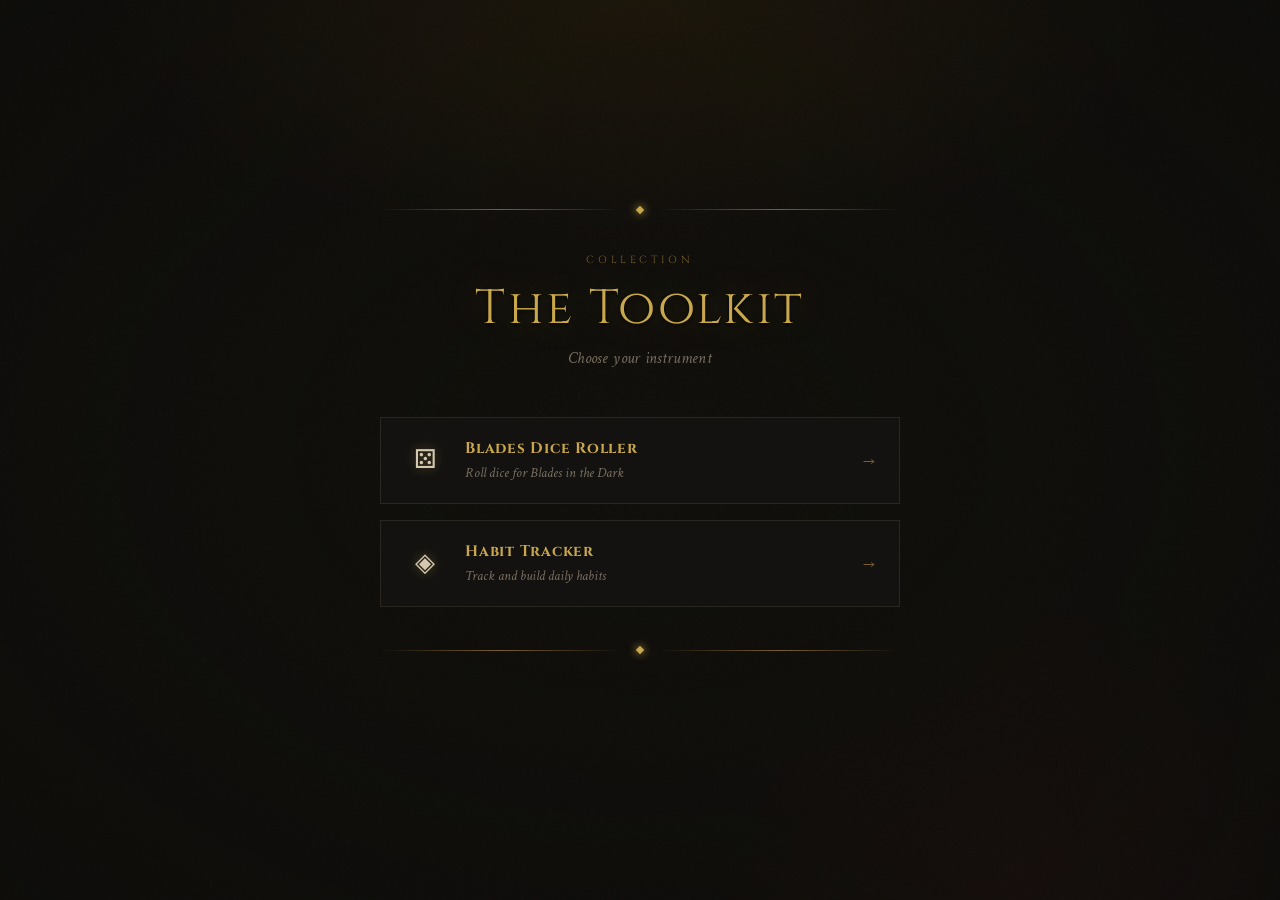
<file: index.html>
<!DOCTYPE html>
<html lang="en">
<head>
  <meta charset="UTF-8" />
  <meta name="viewport" content="width=device-width, initial-scale=1.0" />
  <title>Tools</title>
  <link href="https://fonts.googleapis.com/css2?family=Cinzel:wght@400;700&family=Crimson+Text:ital,wght@0,400;0,600;1,400&display=swap" rel="stylesheet" />
  <style>
    *, *::before, *::after { box-sizing: border-box; margin: 0; padding: 0; }

    :root {
      --bg: #0d0c0a;
      --surface: #131210;
      --border: #2a2620;
      --border-glow: #5a4a2a;
      --gold: #c9a84c;
      --gold-dim: #7a6030;
      --gold-bright: #e8c96a;
      --text: #d4c9b0;
      --text-dim: #7a7060;
      --red: #8b2020;
      --red-glow: #c03030;
    }

    body {
      background: var(--bg);
      color: var(--text);
      font-family: 'Crimson Text', Georgia, serif;
      min-height: 100vh;
      display: flex;
      flex-direction: column;
      align-items: center;
      justify-content: center;
      padding: 2rem;
      overflow: hidden;
      position: relative;
    }

    /* Atmospheric background */
    body::before {
      content: '';
      position: fixed;
      inset: 0;
      background:
        radial-gradient(ellipse 60% 40% at 50% 0%, rgba(90, 60, 10, 0.18) 0%, transparent 70%),
        radial-gradient(ellipse 40% 60% at 80% 100%, rgba(60, 20, 20, 0.15) 0%, transparent 60%),
        radial-gradient(ellipse 80% 80% at 50% 50%, rgba(20, 18, 12, 0.5) 0%, transparent 100%);
      pointer-events: none;
      z-index: 0;
    }

    /* Noise grain overlay */
    body::after {
      content: '';
      position: fixed;
      inset: 0;
      background-image: url("data:image/svg+xml,%3Csvg viewBox='0 0 256 256' xmlns='http://www.w3.org/2000/svg'%3E%3Cfilter id='noise'%3E%3CfeTurbulence type='fractalNoise' baseFrequency='0.9' numOctaves='4' stitchTiles='stitch'/%3E%3C/filter%3E%3Crect width='100%25' height='100%25' filter='url(%23noise)' opacity='0.04'/%3E%3C/svg%3E");
      opacity: 0.35;
      pointer-events: none;
      z-index: 0;
    }

    .container {
      position: relative;
      z-index: 1;
      width: 100%;
      max-width: 520px;
      text-align: center;
    }

    /* Decorative top rule */
    .rule {
      display: flex;
      align-items: center;
      gap: 1rem;
      margin-bottom: 2.5rem;
      opacity: 0;
      animation: fadeUp 0.8s ease forwards;
    }
    .rule-line {
      flex: 1;
      height: 1px;
      background: linear-gradient(90deg, transparent, var(--gold-dim), transparent);
    }
    .rule-diamond {
      width: 6px;
      height: 6px;
      background: var(--gold);
      transform: rotate(45deg);
      box-shadow: 0 0 8px var(--gold);
    }

    header {
      margin-bottom: 3rem;
      opacity: 0;
      animation: fadeUp 0.8s ease 0.1s forwards;
    }

    .eyebrow {
      font-family: 'Cinzel', serif;
      font-size: 0.65rem;
      letter-spacing: 0.35em;
      text-transform: uppercase;
      color: var(--gold-dim);
      margin-bottom: 1rem;
    }

    h1 {
      font-family: 'Cinzel', serif;
      font-size: clamp(2rem, 6vw, 3rem);
      font-weight: 400;
      color: var(--gold);
      text-shadow: 0 0 40px rgba(201, 168, 76, 0.3), 0 2px 4px rgba(0,0,0,0.8);
      line-height: 1.1;
      letter-spacing: 0.05em;
    }

    .subtitle {
      margin-top: 0.75rem;
      font-size: 1rem;
      color: var(--text-dim);
      font-style: italic;
      letter-spacing: 0.02em;
    }

    /* Tool cards */
    .tools {
      display: flex;
      flex-direction: column;
      gap: 1rem;
    }

    .tool-link {
      display: flex;
      align-items: center;
      gap: 1.25rem;
      padding: 1.25rem 1.5rem;
      background: var(--surface);
      border: 1px solid var(--border);
      text-decoration: none;
      color: var(--text);
      position: relative;
      overflow: hidden;
      transition: border-color 0.3s, box-shadow 0.3s;
      opacity: 0;
    }

    .tool-link:nth-child(1) { animation: fadeUp 0.7s ease 0.25s forwards; }
    .tool-link:nth-child(2) { animation: fadeUp 0.7s ease 0.38s forwards; }

    .tool-link::before {
      content: '';
      position: absolute;
      inset: 0;
      background: linear-gradient(135deg, rgba(201, 168, 76, 0.04) 0%, transparent 60%);
      opacity: 0;
      transition: opacity 0.3s;
    }

    .tool-link::after {
      content: '';
      position: absolute;
      left: 0;
      top: 0;
      bottom: 0;
      width: 2px;
      background: var(--gold);
      transform: scaleY(0);
      transform-origin: bottom;
      transition: transform 0.3s ease;
      box-shadow: 0 0 12px var(--gold);
    }

    .tool-link:hover {
      border-color: var(--border-glow);
      box-shadow: 0 0 30px rgba(201, 168, 76, 0.08), inset 0 0 20px rgba(201, 168, 76, 0.03);
    }

    .tool-link:hover::before { opacity: 1; }
    .tool-link:hover::after { transform: scaleY(1); }

    .tool-icon {
      font-size: 1.6rem;
      width: 2.5rem;
      text-align: center;
      flex-shrink: 0;
      filter: drop-shadow(0 0 6px rgba(201,168,76,0.4));
      transition: filter 0.3s, transform 0.3s;
    }

    .tool-link:hover .tool-icon {
      filter: drop-shadow(0 0 10px rgba(201,168,76,0.7));
      transform: scale(1.1);
    }

    .tool-info {
      text-align: left;
      flex: 1;
    }

    .tool-name {
      font-family: 'Cinzel', serif;
      font-size: 0.95rem;
      font-weight: 700;
      color: var(--gold);
      letter-spacing: 0.05em;
      display: block;
      margin-bottom: 0.2rem;
      transition: color 0.3s;
    }

    .tool-link:hover .tool-name { color: var(--gold-bright); }

    .tool-desc {
      font-size: 0.85rem;
      color: var(--text-dim);
      font-style: italic;
    }

    .tool-arrow {
      color: var(--gold-dim);
      font-size: 1rem;
      transition: color 0.3s, transform 0.3s;
      flex-shrink: 0;
    }

    .tool-link:hover .tool-arrow {
      color: var(--gold);
      transform: translateX(4px);
    }

    /* Bottom rule */
    .rule-bottom {
      margin-top: 2.5rem;
      opacity: 0;
      animation: fadeUp 0.8s ease 0.5s forwards;
    }

    @keyframes fadeUp {
      from { opacity: 0; transform: translateY(16px); }
      to   { opacity: 1; transform: translateY(0); }
    }
  </style>
</head>
<body>
  <div class="container">
    <div class="rule">
      <div class="rule-line"></div>
      <div class="rule-diamond"></div>
      <div class="rule-line"></div>
    </div>

    <header>
      <p class="eyebrow">Collection</p>
      <h1>The Toolkit</h1>
      <p class="subtitle">Choose your instrument</p>
    </header>

    <nav class="tools">
      <a href="blades-dice-roller.html" class="tool-link">
        <span class="tool-icon">⚄</span>
        <div class="tool-info">
          <span class="tool-name">Blades Dice Roller</span>
          <span class="tool-desc">Roll dice for Blades in the Dark</span>
        </div>
        <span class="tool-arrow">→</span>
      </a>

      <a href="habit-tracker.html" class="tool-link">
        <span class="tool-icon">◈</span>
        <div class="tool-info">
          <span class="tool-name">Habit Tracker</span>
          <span class="tool-desc">Track and build daily habits</span>
        </div>
        <span class="tool-arrow">→</span>
      </a>
    </nav>

    <div class="rule rule-bottom">
      <div class="rule-line"></div>
      <div class="rule-diamond"></div>
      <div class="rule-line"></div>
    </div>
  </div>
</body>
</html>
</file>
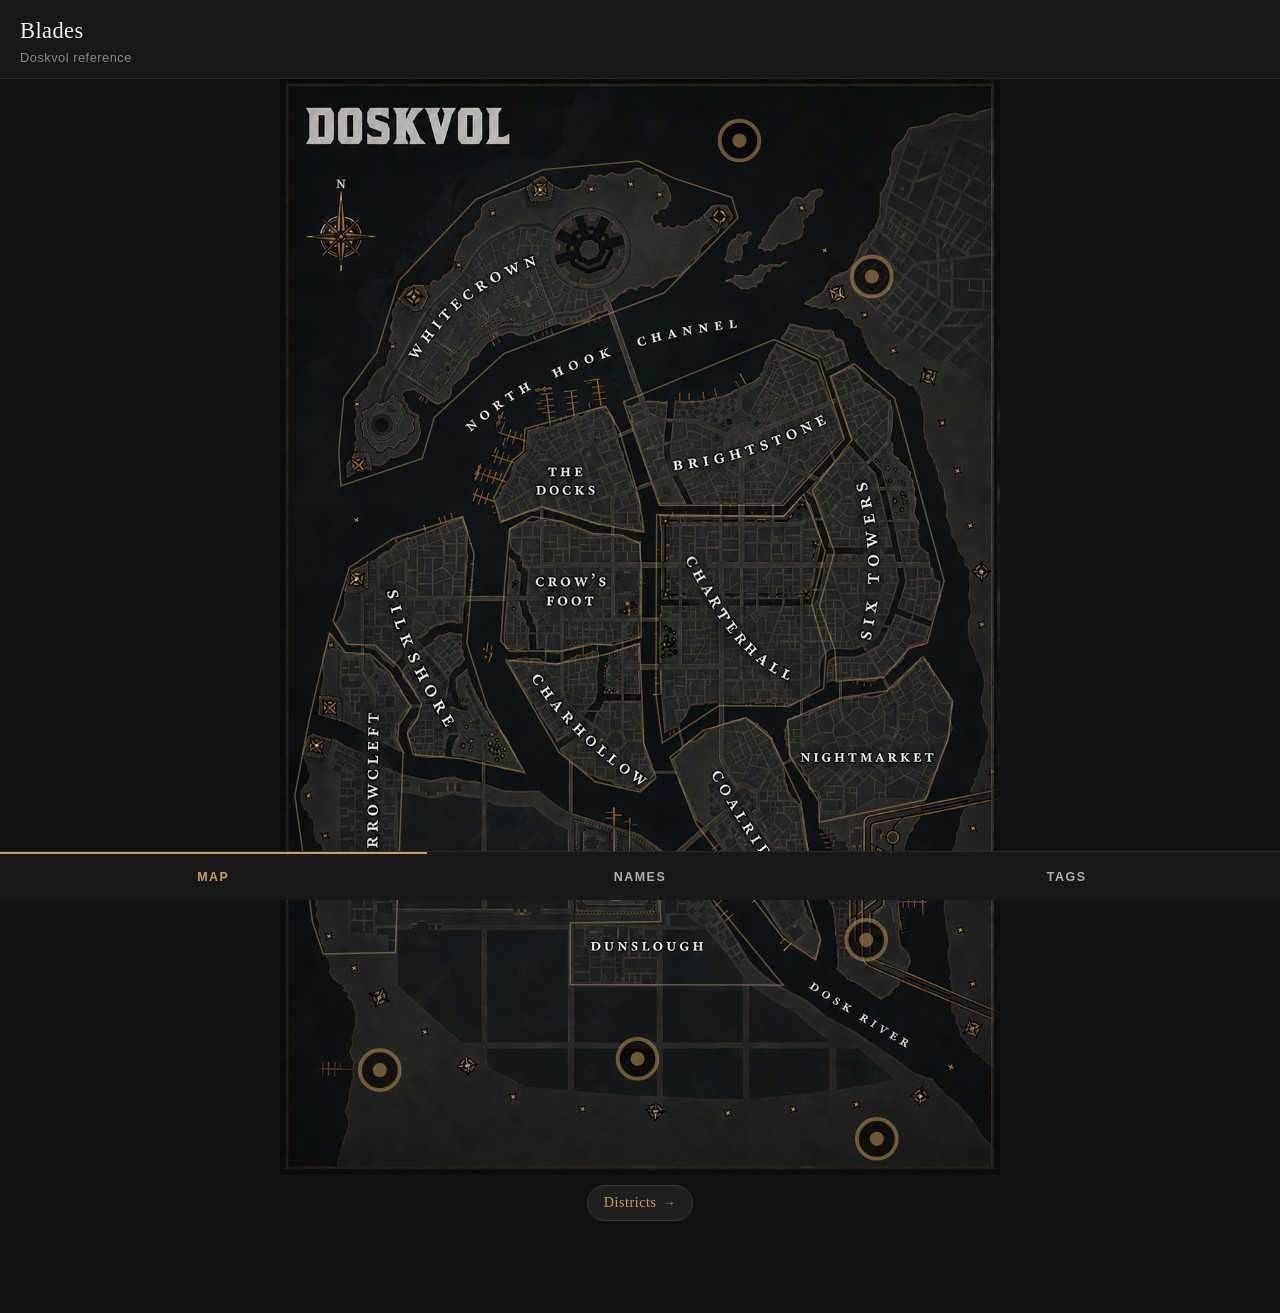
<file: blades/index.html>
<!DOCTYPE html>
<html lang="en">
<head>
<meta charset="utf-8">
<meta name="viewport" content="width=device-width, initial-scale=1, viewport-fit=cover">
<meta name="theme-color" content="#111111">
<title>Blades — Doskvol Reference</title>
<link rel="icon" type="image/png" href="data/icon.png">
<link rel="apple-touch-icon" href="data/icon.png">
<link rel="stylesheet" href="styles.css">
</head>
<body>
<header class="app-header">
  <h1><a href="#/">Blades</a></h1>
  <p class="subtitle">Doskvol reference</p>
</header>
<main id="app"></main>
<nav class="bottom-nav" aria-label="Primary">
  <a href="#/" class="nav-item" data-route="map">Map</a>
  <a href="#/name" class="nav-item" data-route="name">Names</a>
  <a href="#/tags" class="nav-item" data-route="tags">Tags</a>
</nav>
<script src="app.js"></script>
</body>
</html>
</file>
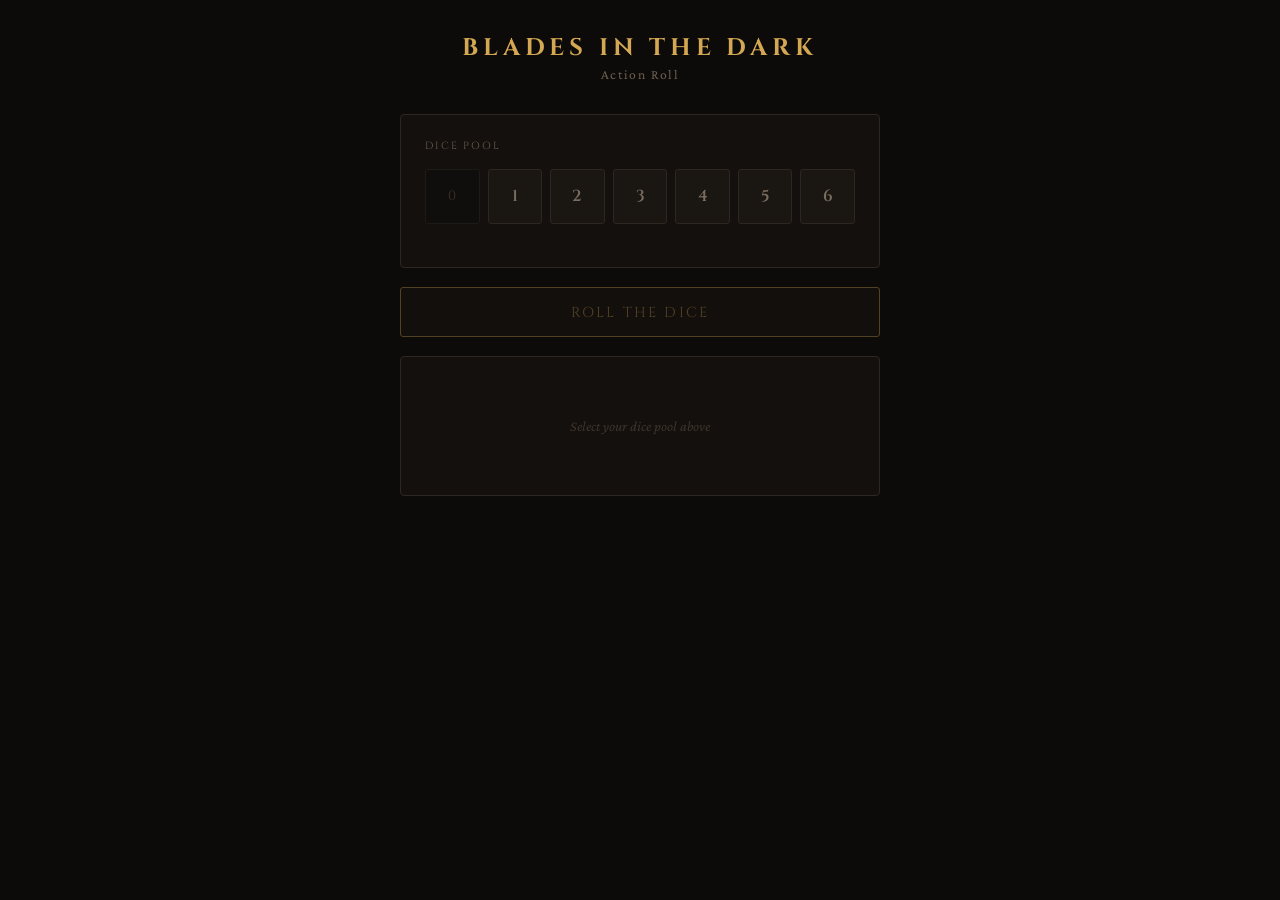
<file: blades-dice-roller.html>
<!DOCTYPE html>
<html lang="en">
<head>
<meta charset="UTF-8">
<meta name="viewport" content="width=device-width, initial-scale=1.0">
<title>Blades in the Dark — Dice Roller</title>
<link rel="preconnect" href="https://fonts.googleapis.com">
<link href="https://fonts.googleapis.com/css2?family=Cinzel:wght@400;600;700&family=Crimson+Pro:ital,wght@0,300;0,400;1,300&display=swap" rel="stylesheet">
<style>
  * { box-sizing: border-box; margin: 0; padding: 0; }

  body {
    background: #0d0b0a;
    color: #c9b99a;
    font-family: 'Crimson Pro', Georgia, serif;
    min-height: 100vh;
    display: flex;
    flex-direction: column;
    align-items: center;
    padding: 2rem 1rem 3rem;
  }

  h1 {
    font-family: 'Cinzel', serif;
    font-size: 1.5rem;
    font-weight: 700;
    letter-spacing: 0.2em;
    color: #d4a853;
    text-transform: uppercase;
    margin-bottom: 0.2rem;
    text-align: center;
  }

  .subtitle {
    font-size: 0.85rem;
    color: #6b5f4e;
    letter-spacing: 0.1em;
    text-align: center;
    margin-bottom: 2rem;
  }

  .panel {
    background: #13100e;
    border: 1px solid #2e2620;
    border-radius: 4px;
    width: 100%;
    max-width: 480px;
    padding: 1.5rem;
    margin-bottom: 1.2rem;
  }

  .section-label {
    font-family: 'Cinzel', serif;
    font-size: 0.65rem;
    letter-spacing: 0.18em;
    color: #6b5f4e;
    text-transform: uppercase;
    margin-bottom: 1rem;
  }

  .dice-grid {
    display: grid;
    grid-template-columns: repeat(7, 1fr);
    gap: 8px;
    margin-bottom: 0.5rem;
  }

  .dice-btn, .zero-btn {
    aspect-ratio: 1;
    border-radius: 3px;
    font-family: 'Cinzel', serif;
    cursor: pointer;
    display: flex;
    align-items: center;
    justify-content: center;
    transition: all 0.15s ease;
    -webkit-tap-highlight-color: transparent;
  }

  .dice-btn {
    background: #1a1612;
    border: 1px solid #2e2620;
    color: #7a6d5e;
    font-size: 1rem;
    font-weight: 600;
  }

  .dice-btn:hover, .dice-btn:focus {
    border-color: #d4a853;
    color: #d4a853;
    background: #1e1a14;
    outline: none;
  }

  .dice-btn.selected {
    background: #2a1f0d;
    border-color: #d4a853;
    color: #d4a853;
    box-shadow: 0 0 8px rgba(212,168,83,0.2);
  }

  .zero-btn {
    background: #100e0c;
    border: 1px solid #1e1a15;
    color: #3d342a;
    font-size: 0.85rem;
  }

  .zero-btn:hover, .zero-btn:focus { color: #8b6f45; border-color: #3d342a; outline: none; }
  .zero-btn.selected { color: #8b6f45; border-color: #4a3d2a; background: #181410; }

  .roll-btn {
    width: 100%;
    max-width: 480px;
    padding: 0.9rem;
    background: #1e1710;
    border: 1px solid #d4a853;
    color: #d4a853;
    font-family: 'Cinzel', serif;
    font-size: 0.9rem;
    letter-spacing: 0.15em;
    text-transform: uppercase;
    cursor: pointer;
    border-radius: 3px;
    transition: all 0.2s ease;
    margin-bottom: 1.2rem;
    -webkit-tap-highlight-color: transparent;
  }

  .roll-btn:hover:not(:disabled), .roll-btn:focus:not(:disabled) {
    background: #2a1f0d;
    box-shadow: 0 0 16px rgba(212,168,83,0.25);
    outline: none;
  }

  .roll-btn:disabled { opacity: 0.35; cursor: not-allowed; }
  .roll-btn:active:not(:disabled) { transform: scale(0.98); }

  .result-panel {
    background: #13100e;
    border: 1px solid #2e2620;
    border-radius: 4px;
    width: 100%;
    max-width: 480px;
    padding: 1.5rem;
    min-height: 140px;
    display: flex;
    flex-direction: column;
    align-items: center;
    justify-content: center;
  }

  .dice-results {
    display: flex;
    flex-wrap: wrap;
    gap: 8px;
    justify-content: center;
    margin-bottom: 1rem;
  }

  .die-face {
    width: 52px;
    height: 52px;
    border-radius: 6px;
    display: flex;
    align-items: center;
    justify-content: center;
    font-family: 'Cinzel', serif;
    font-size: 1.3rem;
    font-weight: 700;
    border: 1px solid #2e2620;
    background: #1a1612;
    color: #5a5047;
    animation: rollIn 0.35s ease forwards;
    opacity: 0;
  }

  .die-face.value-6 {
    background: #1f2a0f;
    border-color: #4a7c20;
    color: #7dc832;
    box-shadow: 0 0 10px rgba(125,200,50,0.2);
  }

  .die-face.value-5, .die-face.value-4 {
    background: #2a1f0d;
    border-color: #7a5820;
    color: #d4a853;
  }

  .die-face.value-3, .die-face.value-2, .die-face.value-1 {
    background: #1a0f0f;
    border-color: #4a1f1f;
    color: #8b3333;
  }

  .die-face.highlight {
    box-shadow: 0 0 14px rgba(125,200,50,0.4);
    transform: scale(1.08);
    border-width: 2px;
  }

  .die-face.highlight.value-4, .die-face.highlight.value-5 {
    box-shadow: 0 0 14px rgba(212,168,83,0.4);
  }

  .die-face.highlight.value-1,
  .die-face.highlight.value-2,
  .die-face.highlight.value-3 {
    box-shadow: 0 0 14px rgba(139,51,51,0.4);
  }

  @keyframes rollIn {
    from { opacity: 0; transform: translateY(-10px); }
    to   { opacity: 1; transform: translateY(0); }
  }

  .outcome-label {
    font-family: 'Cinzel', serif;
    font-size: 1.1rem;
    font-weight: 700;
    letter-spacing: 0.1em;
    margin-bottom: 0.35rem;
    text-align: center;
  }

  .outcome-crit    { color: #a8e03a; }
  .outcome-success { color: #d4a853; }
  .outcome-partial { color: #d4853a; }
  .outcome-fail    { color: #8b3333; }

  .outcome-desc {
    font-size: 0.95rem;
    color: #6b5f4e;
    font-style: italic;
    text-align: center;
    line-height: 1.5;
  }

  .empty-state {
    color: #3d342a;
    font-style: italic;
    font-size: 0.9rem;
    text-align: center;
  }

  .chance-note {
    font-size: 0.7rem;
    color: #4a3d2a;
    letter-spacing: 0.08em;
    text-align: center;
    margin-top: 0.5rem;
    font-family: 'Cinzel', serif;
    min-height: 1em;
  }
</style>
</head>
<body>

<h1>Blades in the Dark</h1>
<div class="subtitle">Action Roll</div>

<div class="panel">
  <div class="section-label">Dice Pool</div>
  <div class="dice-grid" id="diceGrid"></div>
  <div class="chance-note" id="chanceNote"></div>
</div>

<button class="roll-btn" id="rollBtn" disabled onclick="roll()">Roll the Dice</button>

<div class="result-panel" id="resultPanel">
  <div class="empty-state">Select your dice pool above</div>
</div>

<script>
  let selected = null;

  const outcomes = {
    crit:    { label: 'Critical Success', cls: 'outcome-crit',    desc: 'You do it with exceptional effect. Take a bonus.' },
    success: { label: 'Full Success',     cls: 'outcome-success', desc: 'You do it. Clean and simple.' },
    partial: { label: 'Partial Success',  cls: 'outcome-partial', desc: 'You do it, but there\'s a complication or reduced effect.' },
    fail:    { label: 'Bad Outcome',      cls: 'outcome-fail',    desc: 'Things go wrong. Brace for consequences.' }
  };

  function select(n) {
    selected = n;
    document.querySelectorAll('.dice-btn, .zero-btn').forEach(b => b.classList.remove('selected'));
    document.getElementById('btn-' + n).classList.add('selected');
    document.getElementById('rollBtn').disabled = false;
    const note = document.getElementById('chanceNote');
    if (n === 0) note.textContent = 'Rolling 2d6, keeping lowest';
    else if (n === 1) note.textContent = 'Rolling 1 die — no comparison';
    else note.textContent = 'Keeping highest of ' + n + 'd6';
    document.getElementById('resultPanel').innerHTML = '<div class="empty-state">Ready — roll when you dare</div>';
  }

  function getResult(value) {
    if (value === 6) return 'success';
    if (value >= 4) return 'partial';
    return 'fail';
  }

  function renderDice(rolls, highlightIdx) {
    return rolls.map((r, i) => {
      let cls = 'die-face value-' + r;
      if (i === highlightIdx) cls += ' highlight';
      return `<div class="${cls}" style="animation-delay:${i * 80}ms">${r}</div>`;
    }).join('');
  }

  function renderOutcome(key) {
    const o = outcomes[key];
    return `<div class="outcome-label ${o.cls}">${o.label}</div><div class="outcome-desc">${o.desc}</div>`;
  }

  function roll() {
    if (selected === null) return;
    const panel = document.getElementById('resultPanel');

    if (selected === 0) {
      const d1 = Math.ceil(Math.random() * 6);
      const d2 = Math.ceil(Math.random() * 6);
      const lowest = Math.min(d1, d2);
      const lowestIdx = d1 <= d2 ? 0 : 1;
      const result = getResult(lowest);
      panel.innerHTML =
        '<div class="dice-results">' + renderDice([d1, d2], lowestIdx) + '</div>' +
        renderOutcome(result);
    } else {
      const rolls = Array.from({ length: selected }, () => Math.ceil(Math.random() * 6));
      const max = Math.max(...rolls);
      const highestIdx = rolls.lastIndexOf(max);
      const sixCount = rolls.filter(r => r === 6).length;
      const isCrit = selected > 1 && sixCount >= 2;
      const result = isCrit ? 'crit' : getResult(max);
      panel.innerHTML =
        '<div class="dice-results">' + renderDice(rolls, highestIdx) + '</div>' +
        renderOutcome(result);
    }
  }

  // Build dice grid
  const grid = document.getElementById('diceGrid');

  const zeroBtn = document.createElement('button');
  zeroBtn.className = 'zero-btn';
  zeroBtn.id = 'btn-0';
  zeroBtn.textContent = '0';
  zeroBtn.setAttribute('aria-label', 'Zero dice — roll 2, keep lowest');
  zeroBtn.onclick = () => select(0);
  grid.appendChild(zeroBtn);

  for (let i = 1; i <= 6; i++) {
    const btn = document.createElement('button');
    btn.className = 'dice-btn';
    btn.id = 'btn-' + i;
    btn.textContent = i;
    btn.setAttribute('aria-label', i + ' dice');
    btn.onclick = () => select(i);
    grid.appendChild(btn);
  }
</script>
</body>
</html>
</file>
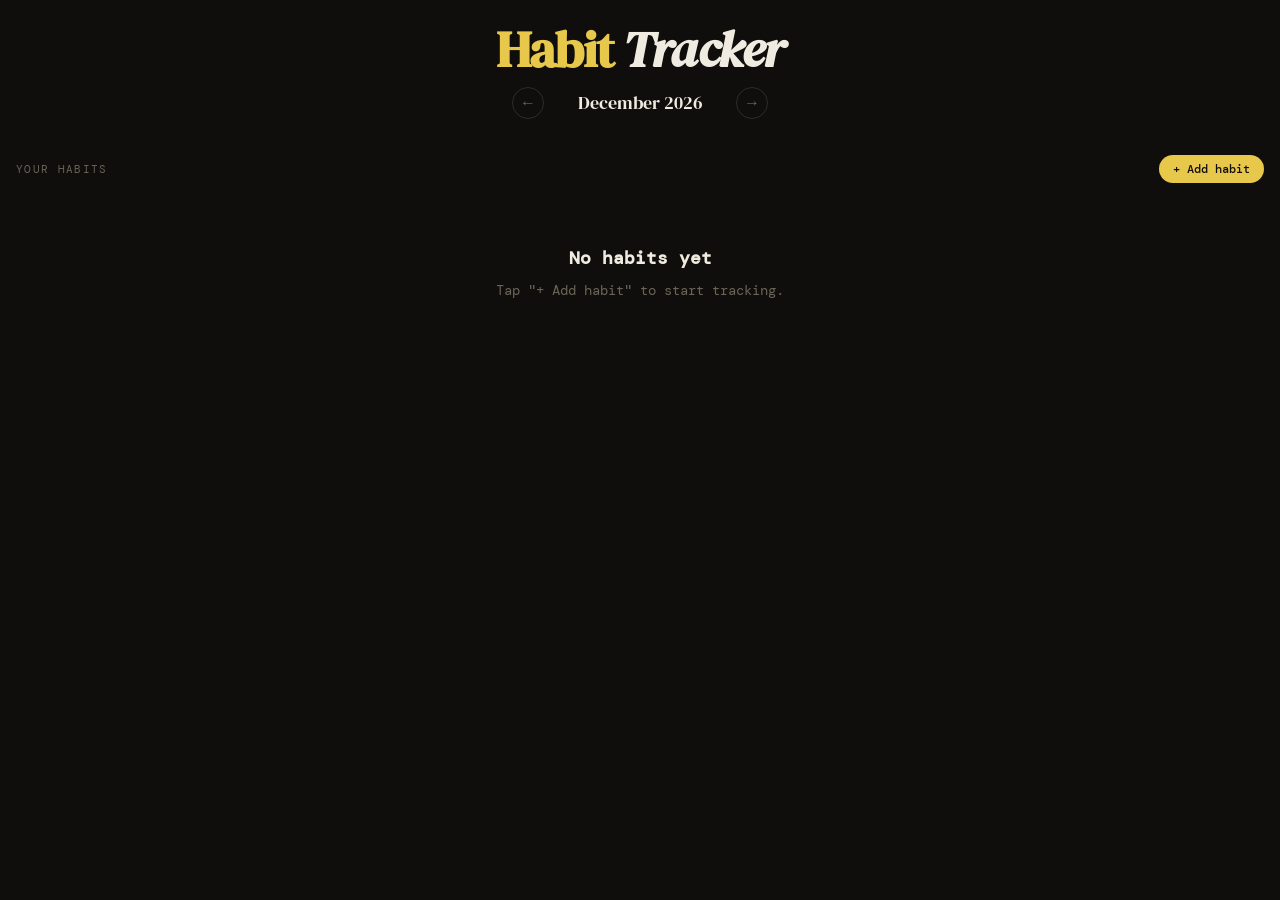
<file: habit-tracker.html>
<!DOCTYPE html>
<html lang="en">
<head>
<meta charset="UTF-8">
<meta name="viewport" content="width=device-width, initial-scale=1.0">
<title>Habit Tracker</title>
<style>
  @import url('https://fonts.googleapis.com/css2?family=DM+Serif+Display:ital@0;1&family=DM+Mono:wght@400;500&display=swap');

  :root {
    --bg: #0f0e0c;
    --surface: #1a1915;
    --border: #2e2c27;
    --accent: #e8c84a;
    --accent2: #7ecfa4;
    --text: #f0ebe0;
    --muted: #6b6557;
    --checked-bg: #1e2b22;
  }

  * { box-sizing: border-box; margin: 0; padding: 0; }

  body {
    background: var(--bg);
    color: var(--text);
    font-family: 'DM Mono', monospace;
    min-height: 100vh;
    padding: 24px 16px 60px;
  }

  header {
    text-align: center;
    margin-bottom: 36px;
  }

  header h1 {
    font-family: 'DM Serif Display', serif;
    font-size: clamp(2rem, 8vw, 3.2rem);
    color: var(--accent);
    letter-spacing: -1px;
    line-height: 1;
  }

  header h1 em {
    font-style: italic;
    color: var(--text);
  }

  .month-nav {
    display: flex;
    align-items: center;
    justify-content: center;
    gap: 16px;
    margin-top: 12px;
  }

  .month-nav button {
    background: none;
    border: 1px solid var(--border);
    color: var(--muted);
    width: 32px; height: 32px;
    border-radius: 50%;
    cursor: pointer;
    font-size: 1rem;
    transition: all 0.15s;
    display: flex; align-items: center; justify-content: center;
  }
  .month-nav button:hover { border-color: var(--accent); color: var(--accent); }

  #month-label {
    font-family: 'DM Serif Display', serif;
    font-size: 1.1rem;
    color: var(--text);
    min-width: 160px;
    text-align: center;
  }

  .habits-header {
    display: flex;
    align-items: center;
    justify-content: space-between;
    margin-bottom: 12px;
  }

  .habits-header span {
    font-size: 0.7rem;
    letter-spacing: 0.12em;
    color: var(--muted);
    text-transform: uppercase;
  }

  #add-btn {
    background: var(--accent);
    color: var(--bg);
    border: none;
    padding: 6px 14px;
    border-radius: 20px;
    font-family: 'DM Mono', monospace;
    font-size: 0.75rem;
    font-weight: 500;
    cursor: pointer;
    transition: opacity 0.15s;
  }
  #add-btn:hover { opacity: 0.85; }

  .habit-row {
    background: var(--surface);
    border: 1px solid var(--border);
    border-radius: 10px;
    margin-bottom: 10px;
    overflow: hidden;
    transition: border-color 0.2s;
  }
  .habit-row:hover { border-color: #3e3c35; }

  .habit-top {
    display: flex;
    align-items: center;
    gap: 10px;
    padding: 12px 14px 8px;
  }

  .habit-name {
    flex: 1;
    background: none;
    border: none;
    color: var(--text);
    font-family: 'DM Mono', monospace;
    font-size: 0.85rem;
    outline: none;
    min-width: 0;
  }
  .habit-name::placeholder { color: var(--muted); }

  .delete-btn {
    background: none;
    border: none;
    color: var(--muted);
    cursor: pointer;
    font-size: 1rem;
    padding: 2px 4px;
    border-radius: 4px;
    transition: color 0.15s;
    line-height: 1;
  }
  .delete-btn:hover { color: #e87a4a; }

  .progress-bar-wrap {
    height: 2px;
    background: var(--border);
    margin: 0 14px;
  }
  .progress-bar {
    height: 100%;
    background: var(--accent2);
    transition: width 0.3s ease;
    border-radius: 1px;
  }

  .days-grid {
    display: grid;
    grid-template-columns: repeat(7, 1fr);
    gap: 5px;
    padding: 10px 14px 12px;
  }

  .day-cell {
    display: flex;
    flex-direction: column;
    align-items: center;
    gap: 2px;
  }

  .day-num {
    font-size: 0.55rem;
    color: var(--muted);
    line-height: 1;
  }

  .day-check {
    width: 28px; height: 28px;
    border: 1.5px solid var(--border);
    border-radius: 6px;
    background: none;
    cursor: pointer;
    display: flex; align-items: center; justify-content: center;
    transition: all 0.12s;
    color: transparent;
    font-size: 0.8rem;
    -webkit-tap-highlight-color: transparent;
    user-select: none;
  }
  .day-check:hover { border-color: var(--accent2); }
  .day-check.done {
    background: var(--checked-bg);
    border-color: var(--accent2);
    color: var(--accent2);
  }

  .habit-footer {
    display: flex;
    justify-content: flex-end;
    padding: 0 14px 8px;
  }
  .habit-count {
    font-size: 0.65rem;
    color: var(--muted);
  }
  .habit-count span { color: var(--accent2); }

  .empty-state {
    text-align: center;
    padding: 48px 24px;
    color: var(--muted);
    font-size: 0.85rem;
    line-height: 1.8;
  }
  .empty-state strong { color: var(--text); display: block; font-size: 1.1rem; margin-bottom: 4px; }

  /* Add habit modal */
  .modal-overlay {
    display: none;
    position: fixed; inset: 0;
    background: rgba(0,0,0,0.7);
    z-index: 100;
    align-items: flex-end;
    justify-content: center;
  }
  .modal-overlay.open { display: flex; }
  .modal {
    background: var(--surface);
    border: 1px solid var(--border);
    border-radius: 16px 16px 0 0;
    padding: 24px;
    width: 100%;
    max-width: 480px;
  }
  .modal h2 {
    font-family: 'DM Serif Display', serif;
    font-size: 1.3rem;
    margin-bottom: 16px;
    color: var(--accent);
  }
  .modal input {
    width: 100%;
    background: var(--bg);
    border: 1px solid var(--border);
    border-radius: 8px;
    color: var(--text);
    font-family: 'DM Mono', monospace;
    font-size: 0.9rem;
    padding: 10px 14px;
    outline: none;
    margin-bottom: 12px;
  }
  .modal input:focus { border-color: var(--accent); }
  .modal-btns { display: flex; gap: 10px; }
  .modal-btns button {
    flex: 1; padding: 10px;
    border-radius: 8px; border: none;
    font-family: 'DM Mono', monospace;
    font-size: 0.85rem;
    cursor: pointer;
  }
  #modal-cancel { background: var(--border); color: var(--muted); }
  #modal-save { background: var(--accent); color: var(--bg); font-weight: 500; }

  .summary-bar {
    text-align: center;
    margin-top: 28px;
    font-size: 0.7rem;
    color: var(--muted);
    letter-spacing: 0.08em;
  }
  .summary-bar strong { color: var(--accent); font-size: 1.4rem; font-family: 'DM Serif Display', serif; display: block; }
</style>
</head>
<body>

<header>
  <h1>Habit <em>Tracker</em></h1>
  <div class="month-nav">
    <button id="prev-month">&#8592;</button>
    <div id="month-label"></div>
    <button id="next-month">&#8594;</button>
  </div>
</header>

<div class="habits-header">
  <span>Your habits</span>
  <button id="add-btn">+ Add habit</button>
</div>

<div id="habits-list"></div>

<div class="summary-bar" id="summary"></div>

<!-- Modal -->
<div class="modal-overlay" id="modal-overlay">
  <div class="modal">
    <h2>New Habit</h2>
    <input type="text" id="habit-input" placeholder="e.g. Drink 8 glasses of water" maxlength="50" />
    <div class="modal-btns">
      <button id="modal-cancel">Cancel</button>
      <button id="modal-save">Add</button>
    </div>
  </div>
</div>

<script>
  const MONTHS = ['January','February','March','April','May','June','July','August','September','October','November','December'];

  let currentDate = new Date();
  let viewYear = currentDate.getFullYear();
  let viewMonth = currentDate.getMonth();

  function storageKey() {
    return `habits_${viewYear}_${viewMonth}`;
  }

  function habitListKey() {
    return 'habit_names';
  }

  function load() {
    try {
      return JSON.parse(localStorage.getItem(storageKey()) || '{}');
    } catch { return {}; }
  }

  function save(data) {
    localStorage.setItem(storageKey(), JSON.stringify(data));
  }

  function loadHabits() {
    try {
      return JSON.parse(localStorage.getItem(habitListKey()) || '[]');
    } catch { return []; }
  }

  function saveHabits(habits) {
    localStorage.setItem(habitListKey(), JSON.stringify(habits));
  }

  function daysInMonth(y, m) {
    return new Date(y, m + 1, 0).getDate();
  }

  function render() {
    document.getElementById('month-label').textContent = `${MONTHS[viewMonth]} ${viewYear}`;
    const habits = loadHabits();
    const data = load();
    const days = daysInMonth(viewYear, viewMonth);
    const list = document.getElementById('habits-list');
    list.innerHTML = '';

    if (habits.length === 0) {
      list.innerHTML = `<div class="empty-state"><strong>No habits yet</strong>Tap "+ Add habit" to start tracking.</div>`;
      document.getElementById('summary').innerHTML = '';
      return;
    }

    let totalChecked = 0, totalPossible = 0;

    habits.forEach((habit, hi) => {
      const row = document.createElement('div');
      row.className = 'habit-row';

      const checkedDays = (data[hi] || []).length;
      const pct = Math.round((checkedDays / days) * 100);
      totalChecked += checkedDays;
      totalPossible += days;

      let daysHTML = '';
      for (let d = 1; d <= days; d++) {
        const checked = (data[hi] || []).includes(d);
        daysHTML += `
          <div class="day-cell">
            <span class="day-num">${d}</span>
            <div class="day-check ${checked ? 'done' : ''}" data-habit="${hi}" data-day="${d}">✓</div>
          </div>`;
      }

      row.innerHTML = `
        <div class="habit-top">
          <input class="habit-name" value="${escapeHTML(habit)}" data-hi="${hi}" placeholder="Habit name" />
          <button class="delete-btn" data-hi="${hi}" title="Remove">✕</button>
        </div>
        <div class="progress-bar-wrap"><div class="progress-bar" style="width:${pct}%"></div></div>
        <div class="days-grid">${daysHTML}</div>
        <div class="habit-footer"><span class="habit-count"><span>${checkedDays}</span>/${days} days</span></div>
      `;
      list.appendChild(row);
    });

    const overallPct = totalPossible ? Math.round((totalChecked / totalPossible) * 100) : 0;
    document.getElementById('summary').innerHTML = `<strong>${overallPct}%</strong>overall completion this month`;

    // Events
    list.querySelectorAll('.day-check').forEach(el => {
      el.addEventListener('click', () => {
        const hi = +el.dataset.habit;
        const day = +el.dataset.day;
        const d = load();
        if (!d[hi]) d[hi] = [];
        const idx = d[hi].indexOf(day);
        if (idx === -1) d[hi].push(day);
        else d[hi].splice(idx, 1);
        save(d);
        render();
      });
    });

    list.querySelectorAll('.delete-btn').forEach(el => {
      el.addEventListener('click', () => {
        const hi = +el.dataset.hi;
        if (!confirm('Remove this habit?')) return;
        const habits = loadHabits();
        habits.splice(hi, 1);
        saveHabits(habits);
        // Reindex data
        const d = load();
        const newD = {};
        Object.keys(d).forEach(k => {
          const ki = +k;
          if (ki < hi) newD[ki] = d[ki];
          else if (ki > hi) newD[ki - 1] = d[ki];
        });
        save(newD);
        render();
      });
    });

    list.querySelectorAll('.habit-name').forEach(el => {
      el.addEventListener('change', () => {
        const hi = +el.dataset.hi;
        const habits = loadHabits();
        habits[hi] = el.value.trim() || habits[hi];
        saveHabits(habits);
      });
    });
  }

  function escapeHTML(str) {
    return str.replace(/&/g,'&amp;').replace(/</g,'&lt;').replace(/>/g,'&gt;').replace(/"/g,'&quot;');
  }

  // Month nav
  document.getElementById('prev-month').addEventListener('click', () => {
    viewMonth--; if (viewMonth < 0) { viewMonth = 11; viewYear--; } render();
  });
  document.getElementById('next-month').addEventListener('click', () => {
    viewMonth++; if (viewMonth > 11) { viewMonth = 0; viewYear++; } render();
  });

  // Modal
  const modal = document.getElementById('modal-overlay');
  document.getElementById('add-btn').addEventListener('click', () => {
    document.getElementById('habit-input').value = '';
    modal.classList.add('open');
    setTimeout(() => document.getElementById('habit-input').focus(), 100);
  });
  document.getElementById('modal-cancel').addEventListener('click', () => modal.classList.remove('open'));
  document.getElementById('modal-save').addEventListener('click', () => {
    const val = document.getElementById('habit-input').value.trim();
    if (!val) return;
    const habits = loadHabits();
    habits.push(val);
    saveHabits(habits);
    modal.classList.remove('open');
    render();
  });
  document.getElementById('habit-input').addEventListener('keydown', e => {
    if (e.key === 'Enter') document.getElementById('modal-save').click();
    if (e.key === 'Escape') modal.classList.remove('open');
  });
  modal.addEventListener('click', e => { if (e.target === modal) modal.classList.remove('open'); });

  render();
</script>
</body>
</html>
</file>
<file: blades/styles.css>
:root {
  --bg: #111;
  --bg-alt: #181818;
  --bg-elev: #1f1f1f;
  --fg: #eee;
  --fg-muted: #b0b0b0;
  --fg-dim: #888;
  --accent: #c9a063;
  --accent-dim: #6b5331;
  --accent-soft: rgba(201, 160, 99, 0.12);
  --or: #7ab0c8;
  --or-dim: #355668;
  --or-soft: rgba(122, 176, 200, 0.12);
  --border: #2a2a2a;
  --border-strong: #3a3a3a;
  --danger: #c46a5a;
  --serif: Georgia, "Iowan Old Style", "Palatino Linotype", Cambria, serif;
  --sans: -apple-system, BlinkMacSystemFont, "Segoe UI", Roboto, "Helvetica Neue", Arial, sans-serif;
}

* { box-sizing: border-box; }

html, body {
  margin: 0;
  padding: 0;
  background: var(--bg);
  color: var(--fg);
  font-family: var(--sans);
  font-size: 16px;
  line-height: 1.5;
  -webkit-font-smoothing: antialiased;
}

a { color: var(--accent); text-decoration: none; }
a:hover { text-decoration: underline; }
a:focus-visible { outline: 2px solid var(--accent); outline-offset: 2px; }

.app-header {
  padding: 0.9rem 1.25rem 0.7rem;
  border-bottom: 1px solid var(--border);
  background: var(--bg-alt);
}
.app-header h1 {
  margin: 0;
  font-family: var(--serif);
  font-weight: normal;
  font-size: 1.4rem;
  letter-spacing: 0.02em;
}
.app-header h1 a { color: var(--fg); }
.app-header h1 a:hover { text-decoration: none; color: var(--accent); }
.app-header .subtitle {
  margin: 0;
  color: var(--fg-dim);
  font-size: 0.8rem;
  letter-spacing: 0.04em;
}

main {
  max-width: 720px;
  margin: 0 auto;
  padding: 1rem 1.1rem 5.5rem;
}

/* ---- Bottom nav ---- */

.bottom-nav {
  position: fixed;
  bottom: 0;
  left: 0;
  right: 0;
  background: var(--bg-alt);
  border-top: 1px solid var(--border);
  display: flex;
  z-index: 10;
  padding-bottom: env(safe-area-inset-bottom);
}
.nav-item {
  flex: 1;
  text-align: center;
  padding: 0.85rem 0.5rem;
  color: var(--fg-muted);
  font-size: 0.78rem;
  letter-spacing: 0.12em;
  text-transform: uppercase;
  font-weight: 600;
  min-height: 48px;
  display: flex;
  align-items: center;
  justify-content: center;
  border-top: 2px solid transparent;
}
.nav-item:hover { text-decoration: none; color: var(--fg); }
.nav-item.active {
  color: var(--accent);
  border-top-color: var(--accent);
}

/* ---- Search & shared result list ---- */

.search-input {
  width: 100%;
  padding: 0.75rem 0.9rem;
  font-size: 1rem;
  font-family: var(--sans);
  background: var(--bg-elev);
  border: 1px solid var(--border-strong);
  color: var(--fg);
  border-radius: 4px;
  -webkit-appearance: none;
  appearance: none;
}
.search-input::placeholder { color: var(--fg-dim); }
.search-input:focus {
  outline: none;
  border-color: var(--accent);
}

.results {
  margin: 0.5rem 0 0;
  list-style: none;
  padding: 0;
}
.results > li { margin: 0; padding: 0; }

.result {
  display: block;
  padding: 0.7rem 0.5rem;
  border-bottom: 1px solid var(--border);
  color: var(--fg);
  min-height: 44px;
}
.result:hover {
  background: var(--bg-alt);
  text-decoration: none;
}
.result-row {
  display: flex;
  align-items: baseline;
  gap: 0.5rem;
  flex-wrap: wrap;
}
.result-name {
  font-family: var(--serif);
  font-size: 1.1rem;
  color: var(--fg);
}
.result-meta {
  color: var(--fg-dim);
  font-size: 0.8rem;
  letter-spacing: 0.03em;
}
.result-summary {
  display: block;
  color: var(--fg-muted);
  font-size: 0.92rem;
  margin-top: 0.15rem;
}
.result-matching {
  margin-top: 0.25rem;
  display: flex;
  flex-wrap: wrap;
  gap: 0.3rem;
}
.result-tag {
  display: inline-flex;
  align-items: baseline;
  font-size: 0.82rem;
  color: var(--fg-muted);
  padding: 0.05rem 0.45rem;
  background: var(--accent-soft);
  border-radius: 2px;
}

.empty-state {
  color: var(--fg-dim);
  padding: 0.75rem 0.5rem;
  font-style: italic;
}

/* ---- Tag browse view ---- */

.tag-status {
  display: flex;
  align-items: center;
  gap: 0.5rem;
  margin: 0.25rem 0 0.6rem;
  min-height: 36px;
  flex-wrap: wrap;
}
.tag-status-msg {
  color: var(--fg-dim);
  font-size: 0.88rem;
}
.tag-status-count {
  color: var(--accent);
  font-size: 0.88rem;
  font-weight: 600;
}
.tag-clear {
  margin-left: auto;
  padding: 0.4rem 0.75rem;
  background: var(--bg-elev);
  border: 1px solid var(--border-strong);
  border-radius: 3px;
  color: var(--fg-muted);
  font-size: 0.85rem;
}
.tag-clear:hover { color: var(--accent); text-decoration: none; }

.chip-row {
  display: flex;
  flex-wrap: wrap;
  align-items: center;
  gap: 0.4rem;
  margin: 1rem 0 0.4rem;
}
.chip-row:first-of-type {
  margin-top: 0.5rem;
}
.chip-row-label {
  flex-basis: 100%;
  color: var(--fg-dim);
  font-size: 0.72rem;
  letter-spacing: 0.14em;
  text-transform: uppercase;
  font-weight: 600;
  margin: 0;
}
.chip {
  display: inline-flex;
  align-items: center;
  padding: 0.5rem 0.75rem;
  background: var(--bg-elev);
  border: 1px solid var(--border-strong);
  border-radius: 3px;
  font-size: 0.88rem;
  color: var(--fg);
  min-height: 44px;
  cursor: pointer;
  user-select: none;
}
.chip:hover { border-color: var(--accent-dim); text-decoration: none; }
.chip.chip-on {
  background: var(--accent-dim);
  border-color: var(--accent);
  color: var(--fg);
}
.chip.chip-on:hover { border-color: var(--accent); }

/* OR-semantic chips (Sphere, Tier) — pick any-of, distinct from the gold AND chips. */
.chip.chip-or:hover { border-color: var(--or-dim); }
.chip.chip-or.chip-on {
  background: var(--or-dim);
  border-color: var(--or);
  color: var(--fg);
}
.chip.chip-or.chip-on:hover { border-color: var(--or); }

.results-header {
  margin: 1.25rem 0 0.5rem;
  padding-bottom: 0.4rem;
  border-bottom: 1px solid var(--border);
  color: var(--fg-dim);
  font-size: 0.85rem;
  letter-spacing: 0.04em;
}

/* ---- Faction detail ---- */

.back-link {
  display: inline-block;
  padding: 0.5rem 0;
  color: var(--fg-dim);
  font-size: 0.9rem;
}
.back-link:hover { color: var(--accent); }

.faction-header { margin: 0.25rem 0 0.5rem; }
.faction-name {
  font-family: var(--serif);
  font-size: 1.9rem;
  margin: 0 0 0.2rem;
  font-weight: normal;
  line-height: 1.2;
}
.faction-meta {
  color: var(--fg-muted);
  font-size: 0.9rem;
  letter-spacing: 0.03em;
}
.faction-summary {
  font-style: italic;
  color: var(--fg-muted);
  margin: 0.6rem 0 0.5rem;
  font-size: 1.02rem;
}

.section { margin: 1.4rem 0; }
.section-h {
  font-family: var(--sans);
  text-transform: uppercase;
  letter-spacing: 0.1em;
  font-size: 0.72rem;
  color: var(--accent);
  margin: 0 0 0.5rem;
  font-weight: 600;
}
.list-section-h {
  margin: 1.6rem 0 0.6rem;
}
.list-section-h:first-child {
  margin-top: 0.4rem;
}

.landmark-description {
  margin-top: 0.6rem;
}

/* Collapsible <details>/<summary> styled like a regular section header. */
details.section-collapsible > summary {
  list-style: none;
  cursor: pointer;
  user-select: none;
  display: flex;
  align-items: center;
  gap: 0.4rem;
  padding: 0.4rem 0;
  min-height: 36px;
}
details.section-collapsible > summary::-webkit-details-marker { display: none; }
details.section-collapsible > summary::before {
  content: "▸";
  display: inline-block;
  font-size: 0.85rem;
  color: var(--accent);
  transition: transform 0.15s ease;
}
details.section-collapsible[open] > summary::before {
  transform: rotate(90deg);
}
details.section-collapsible > summary:hover::before { color: var(--fg); }
.section p { margin: 0.25rem 0; }
.section ul { margin: 0.25rem 0; padding-left: 1.25rem; }
.section ul li { margin: 0.15rem 0; }

.tag-group {
  margin: 0.3rem 0;
  display: flex;
  flex-wrap: wrap;
  align-items: center;
  gap: 0.3rem;
}
.tag-group-label {
  color: var(--fg-dim);
  font-size: 0.8rem;
  letter-spacing: 0.05em;
  text-transform: uppercase;
  margin-right: 0.25rem;
  min-width: 4.5rem;
}
/* When chips would wrap to a second line, promote the label to its own line.
   The class is toggled in JS by measuring offsetTop after mount. */
.tag-group.tag-group-wrap .tag-group-label {
  flex-basis: 100%;
  min-width: 0;
  margin: 0 0 0.1rem 0;
  letter-spacing: 0.12em;
}
.tag {
  display: inline-flex;
  align-items: center;
  padding: 0.5rem 0.7rem;
  background: var(--bg-elev);
  border: 1px solid var(--border-strong);
  border-radius: 3px;
  font-size: 0.88rem;
  color: var(--fg);
  min-height: 44px;
}
a.tag {
  text-decoration: none;
  cursor: pointer;
}
a.tag:hover {
  border-color: var(--accent);
  background: var(--bg-alt);
  text-decoration: none;
}
.tag-weight {
  color: var(--accent);
  font-size: 0.72em;
  vertical-align: super;
  margin-left: 0.15rem;
  font-weight: 600;
}

/* OR-semantic tag chips on faction detail (currently just Sphere). */
a.tag.tag-or:hover {
  border-color: var(--or);
  background: var(--bg-alt);
}
a.tag.tag-or .tag-weight { color: var(--or); }

.npcs { list-style: none; padding: 0; margin: 0.25rem 0; }
.npc { padding: 0.3rem 0; border-bottom: 1px dotted var(--border); }
.npc:last-child { border-bottom: none; }
.npc-name { font-weight: 600; color: var(--fg); }
.npc-role { color: var(--fg-muted); font-size: 0.92rem; }
.npc-traits { color: var(--fg-dim); font-size: 0.88rem; font-style: italic; }

/* ---- District expanded details (folded) ---- */

.district-details > .district-description {
  margin-top: 0.4rem;
  color: var(--fg-muted);
  font-size: 0.95rem;
  line-height: 1.55;
}
.district-details .subsection {
  margin-top: 1rem;
}
.district-details .subsection-h {
  font-family: var(--sans);
  text-transform: uppercase;
  letter-spacing: 0.08em;
  font-size: 0.7rem;
  color: var(--fg-dim);
  font-weight: 600;
  margin: 0 0 0.4rem;
}
.landmarks { list-style: none; padding: 0; margin: 0.25rem 0; }
.landmark { padding: 0.4rem 0; border-bottom: 1px dotted var(--border); line-height: 1.5; }
.landmark:last-child { border-bottom: none; }
.landmark-name { font-family: var(--serif); font-weight: 600; color: var(--fg); }
.landmark-desc { color: var(--fg-muted); font-size: 0.92rem; }

.trait-line { margin: 0.3rem 0; color: var(--fg-muted); font-size: 0.92rem; line-height: 1.5; }
.trait-label { color: var(--fg-dim); font-weight: 600; letter-spacing: 0.04em; }

.indicators .indicator-row {
  display: flex;
  align-items: center;
  gap: 0.6rem;
  padding: 0.25rem 0;
  font-size: 0.92rem;
  color: var(--fg-muted);
}
.indicator-label {
  flex: 1;
  letter-spacing: 0.02em;
}
.indicator-dots {
  display: inline-flex;
  gap: 0.3rem;
  flex-shrink: 0;
}
.indicator-dots .dot {
  width: 0.7rem;
  height: 0.7rem;
  border-radius: 50%;
  border: 1px solid var(--border-strong);
  background: transparent;
  display: inline-block;
}
.indicator-dots .dot.dot-on {
  background: var(--accent);
  border-color: var(--accent);
}

.related {
  display: flex;
  flex-wrap: wrap;
  gap: 0.4rem;
}
.related-link {
  display: inline-flex;
  align-items: center;
  padding: 0.4rem 0.7rem;
  background: var(--bg-elev);
  border: 1px solid var(--border-strong);
  border-radius: 3px;
  font-size: 0.92rem;
  min-height: 44px;
  color: var(--accent);
}
.related-link:hover { background: var(--bg-alt); text-decoration: none; }
.related-name { color: var(--accent); }
.related-tier {
  color: var(--fg-dim);
  font-size: 0.85em;
  font-weight: normal;
  margin-left: 0.15em;
}
.related-missing {
  display: inline-flex;
  align-items: center;
  padding: 0.4rem 0.7rem;
  border: 1px dashed var(--border-strong);
  border-radius: 3px;
  font-size: 0.92rem;
  color: var(--fg-dim);
}

.muted { color: var(--fg-dim); }
.error {
  color: var(--danger);
  background: var(--bg-elev);
  border: 1px solid var(--border-strong);
  padding: 0.75rem 1rem;
  border-radius: 4px;
  white-space: pre-wrap;
}

/* ---- Map view ---- */

.map-wrap {
  margin: -1rem -1.1rem 0;
  background: #000;
  position: relative;
}
.map-svg {
  display: block;
  width: 100%;
  height: auto;
  background: #000;
  user-select: none;
  touch-action: manipulation;
}

.map-region {
  cursor: pointer;
  outline: none;
}
.map-poly {
  fill: rgb(201 160 99);
  fill-opacity: 0;
  stroke: rgb(201 160 99);
  stroke-opacity: 0.45;
  stroke-width: 1.5;
  transition: fill-opacity 120ms ease, stroke-opacity 120ms ease;
}
.map-region:hover .map-poly,
.map-region:focus .map-poly,
.map-region:active .map-poly {
  fill-opacity: 0.3;
  stroke-opacity: 1;
}

.map-pin {
  fill: #000;
  fill-opacity: 0.5;
  stroke: var(--accent);
  stroke-opacity: 0.5;
  stroke-width: 5.5;
  transition: fill-opacity 120ms ease, stroke-opacity 120ms ease;
}
.map-region-pin:hover .map-pin,
.map-region-pin:focus .map-pin,
.map-region-pin:active .map-pin {
  fill-opacity: 0.55;
  stroke-opacity: 1;
}
.map-pin-dot {
  fill: var(--accent);
  fill-opacity: 0.5;
  transition: fill-opacity 120ms ease;
}
.map-region-pin:hover .map-pin-dot,
.map-region-pin:focus .map-pin-dot,
.map-region-pin:active .map-pin-dot {
  fill-opacity: 1;
}

.map-error {
  position: absolute;
  inset: 0;
  display: flex;
  align-items: center;
  justify-content: center;
  text-align: center;
  padding: 1rem;
  color: var(--danger);
  background: rgba(0, 0, 0, 0.7);
  font-size: 0.95rem;
}

.map-districts-link {
  display: flex;
  align-items: center;
  justify-content: center;
  gap: 0.35rem;
  margin: 0.7rem auto 0.25rem;
  padding: 0.4rem 1rem;
  width: max-content;
  max-width: 100%;
  background: var(--bg-elev);
  border: 1px solid var(--border-strong);
  border-radius: 999px;
  color: var(--accent);
  font-family: var(--serif);
  font-size: 0.88rem;
  letter-spacing: 0.04em;
}
.map-districts-link::after {
  content: "→";
  color: var(--fg-dim);
  font-size: 0.95em;
  transition: transform 120ms ease, color 120ms ease;
}
.map-districts-link:hover {
  border-color: var(--accent);
  background: var(--bg-alt);
  text-decoration: none;
}
.map-districts-link:hover::after {
  color: var(--accent);
  transform: translateX(3px);
}

@media (min-width: 600px) {
  main { padding: 1.5rem 1.25rem 5.5rem; }
  .faction-name { font-size: 2.1rem; }
  .map-wrap { margin: -1.5rem -1.25rem 0; }
}
</file>
